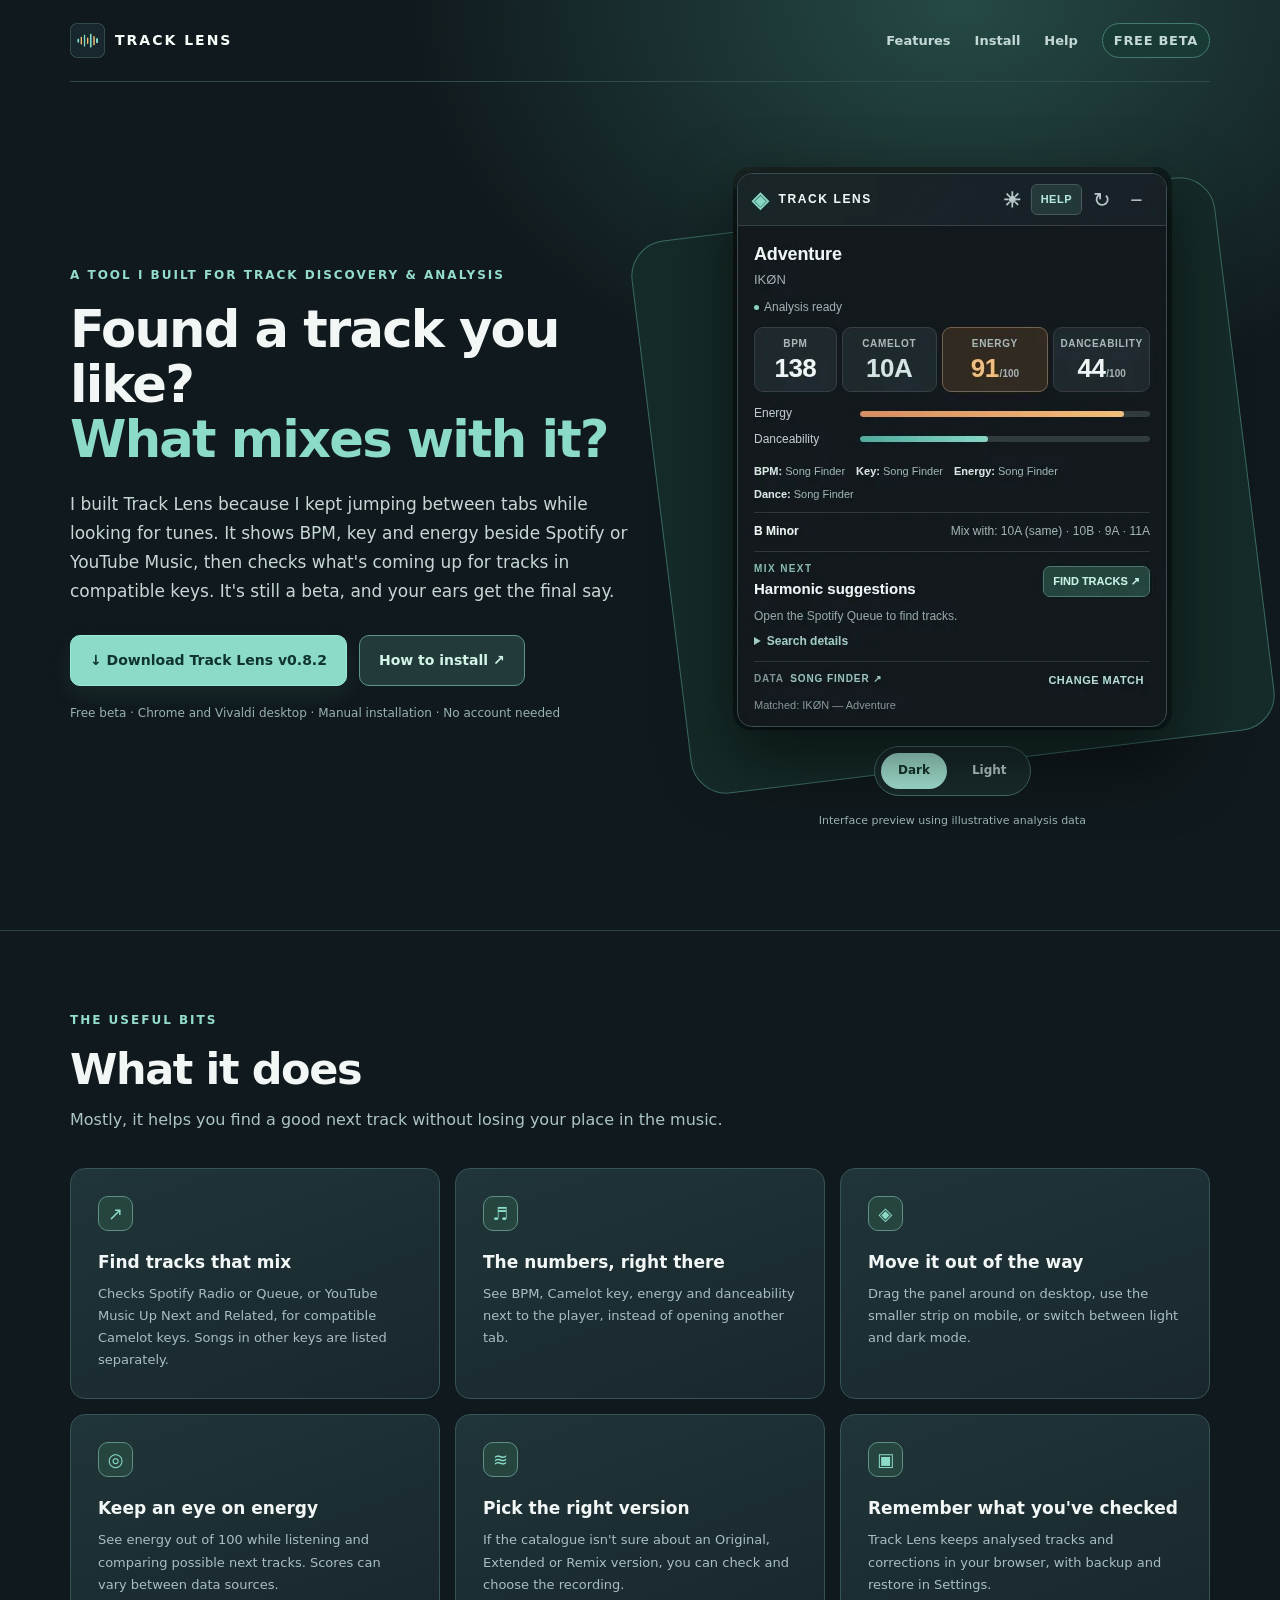
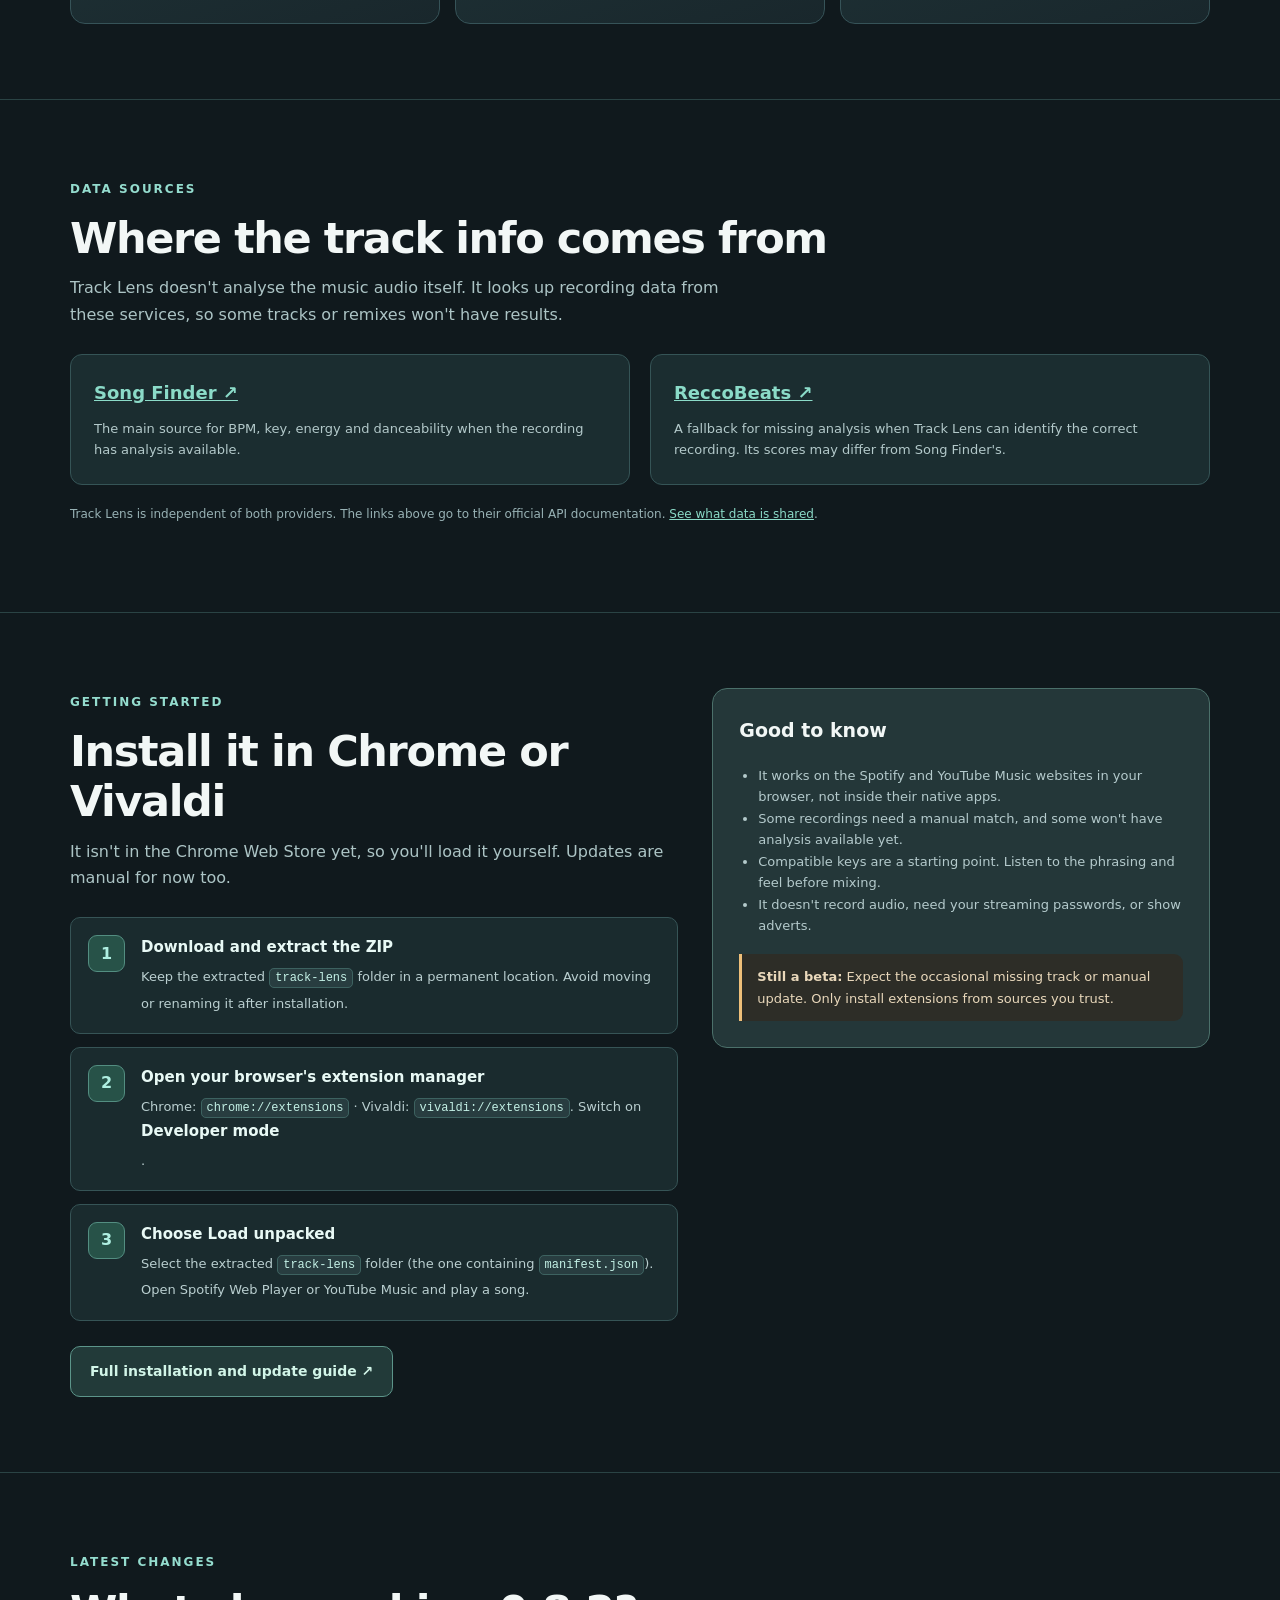
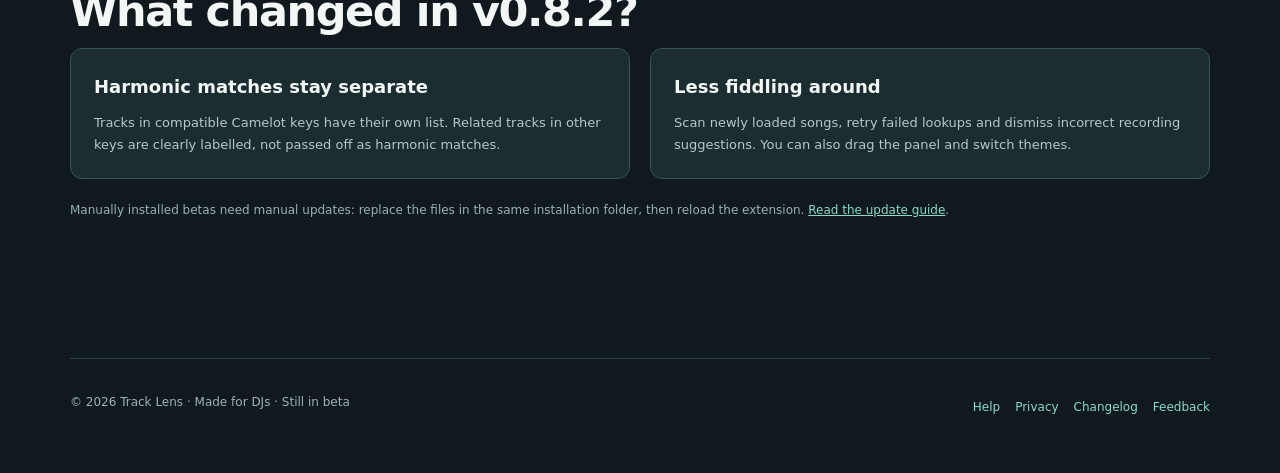
<file: index.html>
<!doctype html><html lang="en"><head><meta charset="utf-8"><meta name="viewport" content="width=device-width,initial-scale=1"><meta name="description" content="Track Lens is a free beta DJ browser tool for checking BPM, key and energy, and finding tunes in compatible Camelot keys on Spotify and YouTube Music."><meta name="theme-color" content="#10191d"><title>Track Lens | Song Discovery and Analysis Tool for DJs</title><link rel="icon" href="./assets/track-lens-icon.png"><link rel="stylesheet" href="./style.css"></head><body>
<header class="container nav"><a class="brand" href="./"><img src="./assets/track-lens-icon.png" alt=""><span>TRACK LENS</span></a><nav class="navlinks" aria-label="Main navigation"><a href="#features">Features</a><a href="#install">Install</a><a href="./guide.html">Help</a><a class="pill" href="#download">FREE BETA</a></nav></header>
<main><div class="container hero"><div><span class="eyebrow">A TOOL I BUILT FOR TRACK DISCOVERY & ANALYSIS</span><h1>Found a track you like?<br><em>What mixes with it?</em></h1><p class="lead">I built Track Lens because I kept jumping between tabs while looking for tunes. It shows BPM, key and energy beside Spotify or YouTube Music, then checks what's coming up for tracks in compatible keys. It's still a beta, and your ears get the final say.</p><div class="buttons" id="download"><a class="cta" href="./downloads/track-lens-v0.8.2.zip" download>↓ Download Track Lens v0.8.2</a><a class="cta-secondary" href="#install">How to install ↗</a></div><p class="fine">Free beta · Chrome and Vivaldi desktop · Manual installation ·  No account needed</p></div><div class="showcase"><img id="panel-preview" class="panel-image" src="./assets/panel-dark.webp" alt="Track Lens sample interface in dark theme showing BPM, Camelot, energy and danceability" width="439" height="563"><div class="panel-controls" role="group" aria-label="Preview colour theme"><button id="preview-dark" class="active" type="button" aria-pressed="true">Dark</button><button id="preview-light" type="button" aria-pressed="false">Light</button></div><div class="sample-label">Interface preview using illustrative analysis data</div></div></div>
<section class="section" id="features"><div class="container"><span class="eyebrow">THE USEFUL BITS</span><h2>What it does</h2><p class="section-lead">Mostly, it helps you find a good next track without losing your place in the music.</p><div class="features"><article class="feature"><div class="feature-icon">↗</div><h3>Find tracks that mix</h3><p>Checks Spotify Radio or Queue, or YouTube Music Up Next and Related, for compatible Camelot keys. Songs in other keys are listed separately.</p></article><article class="feature"><div class="feature-icon">♬</div><h3>The numbers, right there</h3><p>See BPM, Camelot key, energy and danceability next to the player, instead of opening another tab.</p></article><article class="feature"><div class="feature-icon">◈</div><h3>Move it out of the way</h3><p>Drag the panel around on desktop, use the smaller strip on mobile, or switch between light and dark mode.</p></article><article class="feature"><div class="feature-icon">◎</div><h3>Keep an eye on energy</h3><p>See energy out of 100 while listening and comparing possible next tracks. Scores can vary between data sources.</p></article><article class="feature"><div class="feature-icon">≋</div><h3>Pick the right version</h3><p>If the catalogue isn't sure about an Original, Extended or Remix version, you can check and choose the recording.</p></article><article class="feature"><div class="feature-icon">▣</div><h3>Remember what you've checked</h3><p>Track Lens keeps analysed tracks and corrections in your browser, with backup and restore in Settings.</p></article></div></div></section>
<section class="section" id="data-sources"><div class="container"><span class="eyebrow">DATA SOURCES</span><h2>Where the track info comes from</h2><p class="section-lead">Track Lens doesn't analyse the music audio itself. It looks up recording data from these services, so some tracks or remixes won't have results.</p><div class="columns2"><div class="info-card"><h3><a href="https://songfinder.dev/developers" target="_blank" rel="noopener noreferrer">Song Finder ↗</a></h3><p>The main source for BPM, key, energy and danceability when the recording has analysis available.</p></div><div class="info-card"><h3><a href="https://reccobeats.com/docs/documentation/introduction" target="_blank" rel="noopener noreferrer">ReccoBeats ↗</a></h3><p>A fallback for missing analysis when Track Lens can identify the correct recording. Its scores may differ from Song Finder's.</p></div></div><p class="fine" style="margin-top:20px">Track Lens is independent of both providers. The links above go to their official API documentation. <a href="./privacy.html">See what data is shared</a>.</p></div></section>
<section class="section" id="install"><div class="container split"><div><span class="eyebrow">GETTING STARTED</span><h2>Install it in Chrome or Vivaldi</h2><p class="section-lead">It isn't in the Chrome Web Store yet, so you'll load it yourself. Updates are manual for now too.</p><ol class="steps"><li><div><strong>Download and extract the ZIP</strong><span>Keep the extracted <code>track-lens</code> folder in a permanent location. Avoid moving or renaming it after installation.</span></div></li><li><div><strong>Open your browser's extension manager</strong><span>Chrome: <code>chrome://extensions</code> · Vivaldi: <code>vivaldi://extensions</code>. Switch on <strong>Developer mode</strong>.</span></div></li><li><div><strong>Choose Load unpacked</strong><span>Select the extracted <code>track-lens</code> folder (the one containing <code>manifest.json</code>). Open Spotify Web Player or YouTube Music and play a song.</span></div></li></ol><a class="cta-secondary" href="./guide.html">Full installation and update guide ↗</a></div><aside class="aside"><h3>Good to know</h3><ul><li>It works on the Spotify and YouTube Music websites in your browser, not inside their native apps.</li><li>Some recordings need a manual match, and some won't have analysis available yet.</li><li>Compatible keys are a starting point. Listen to the phrasing and feel before mixing.</li><li>It doesn't record audio, need your streaming passwords, or show adverts.</li></ul><div class="notice"><strong>Still a beta:</strong> Expect the occasional missing track or manual update. Only install extensions from sources you trust.</div></aside></div></section>
<section class="section" id="updates"><div class="container"><span class="eyebrow">LATEST CHANGES</span><h2>What changed in v0.8.2?</h2><div class="columns2"><div class="info-card"><h3>Harmonic matches stay separate</h3><p>Tracks in compatible Camelot keys have their own list. Related tracks in other keys are clearly labelled, not passed off as harmonic matches.</p></div><div class="info-card"><h3>Less fiddling around</h3><p>Scan newly loaded songs, retry failed lookups and dismiss incorrect recording suggestions. You can also drag the panel and switch themes.</p></div></div><p class="fine" style="margin-top:22px">Manually installed betas need manual updates: replace the files in the same installation folder, then reload the extension. <a href="./guide.html#updates">Read the update guide</a>.</p></div></section>
</main><footer class="container footer"><p>© 2026 Track Lens · Made for DJs · Still in beta</p><div><a href="./guide.html">Help</a><a href="./privacy.html">Privacy</a><a href="./changelog.html">Changelog</a><a data-feedback-link href="https://github.com/dean-class/track-lens/issues" target="_blank" rel="noopener noreferrer">Feedback</a></div></footer><script src="./site.js" defer></script></body></html>
</file>
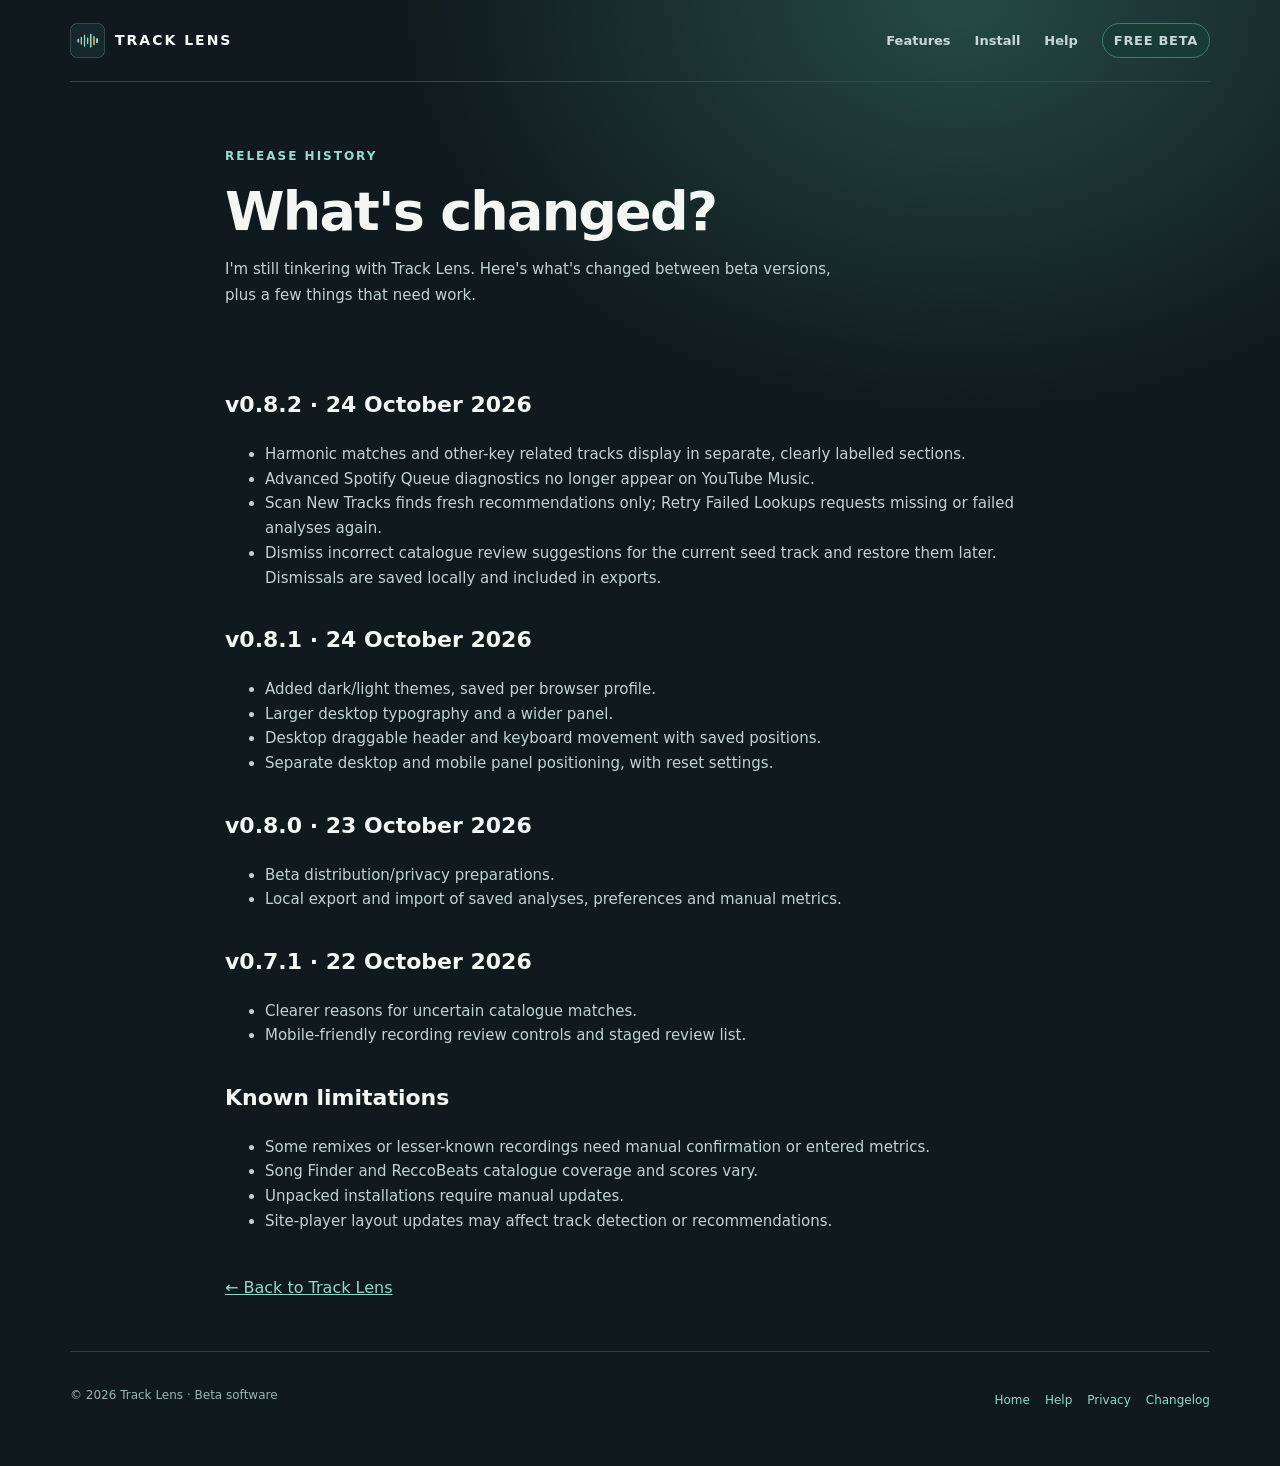
<file: changelog.html>
<!doctype html><html lang="en"><head><meta charset="utf-8"><meta name="viewport" content="width=device-width,initial-scale=1"><meta name="theme-color" content="#10191d"><link rel="icon" href="./assets/track-lens-icon.png"><link rel="stylesheet" href="./style.css"><title>Release notes — Track Lens</title></head><body><header class="container nav"><a class="brand" href="./"><img src="./assets/track-lens-icon.png" alt=""><span>TRACK LENS</span></a><nav class="navlinks" aria-label="Main navigation"><a href="./index.html#features">Features</a><a href="./index.html#install">Install</a><a href="./guide.html">Help</a><a class="pill" href="./index.html#download">FREE BETA</a></nav></header><main class="container content"><div class="subhero"><span class="eyebrow">RELEASE HISTORY</span><h1>What's changed?</h1><p class="lead">I'm still tinkering with Track Lens. Here's what's changed between beta versions, plus a few things that need work.</p></div><h2>v0.8.2 · 24 October 2026</h2><ul><li>Harmonic matches and other-key related tracks display in separate, clearly labelled sections.</li><li>Advanced Spotify Queue diagnostics no longer appear on YouTube Music.</li><li>Scan New Tracks finds fresh recommendations only; Retry Failed Lookups requests missing or failed analyses again.</li><li>Dismiss incorrect catalogue review suggestions for the current seed track and restore them later. Dismissals are saved locally and included in exports.</li></ul><h2>v0.8.1 · 24 October 2026</h2><ul><li>Added dark/light themes, saved per browser profile.</li><li>Larger desktop typography and a wider panel.</li><li>Desktop draggable header and keyboard movement with saved positions.</li><li>Separate desktop and mobile panel positioning, with reset settings.</li></ul><h2>v0.8.0 · 23 October 2026</h2><ul><li>Beta distribution/privacy preparations.</li><li>Local export and import of saved analyses, preferences and manual metrics.</li></ul><h2>v0.7.1 · 22 October 2026</h2><ul><li>Clearer reasons for uncertain catalogue matches.</li><li>Mobile-friendly recording review controls and staged review list.</li></ul><h2>Known limitations</h2><ul><li>Some remixes or lesser-known recordings need manual confirmation or entered metrics.</li><li>Song Finder and ReccoBeats catalogue coverage and scores vary.</li><li>Unpacked installations require manual updates.</li><li>Site-player layout updates may affect track detection or recommendations.</li></ul><a class="footlink" href="./">← Back to Track Lens</a></main><footer class="container footer"><p>© 2026 Track Lens · Beta software</p><div><a href="./">Home</a><a href="./guide.html">Help</a><a href="./privacy.html">Privacy</a><a href="./changelog.html">Changelog</a></div></footer></body></html>
</file>
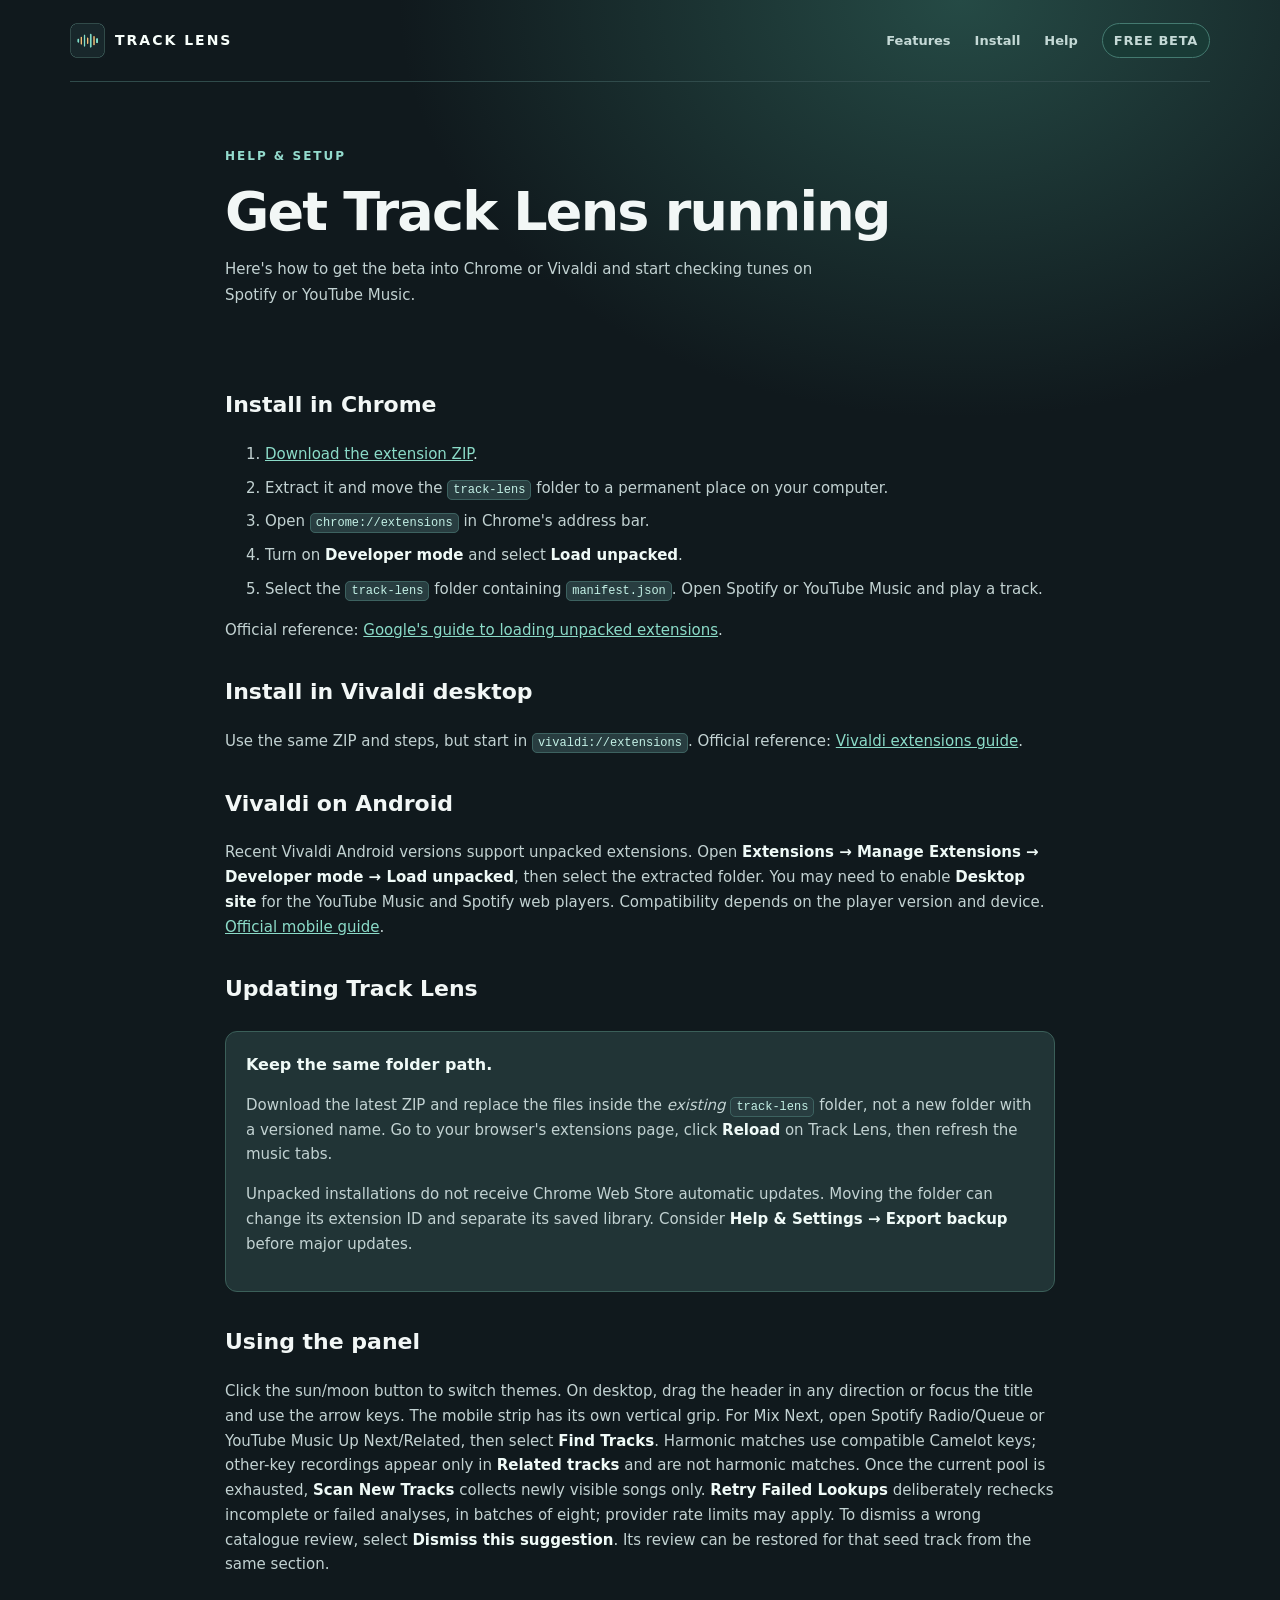
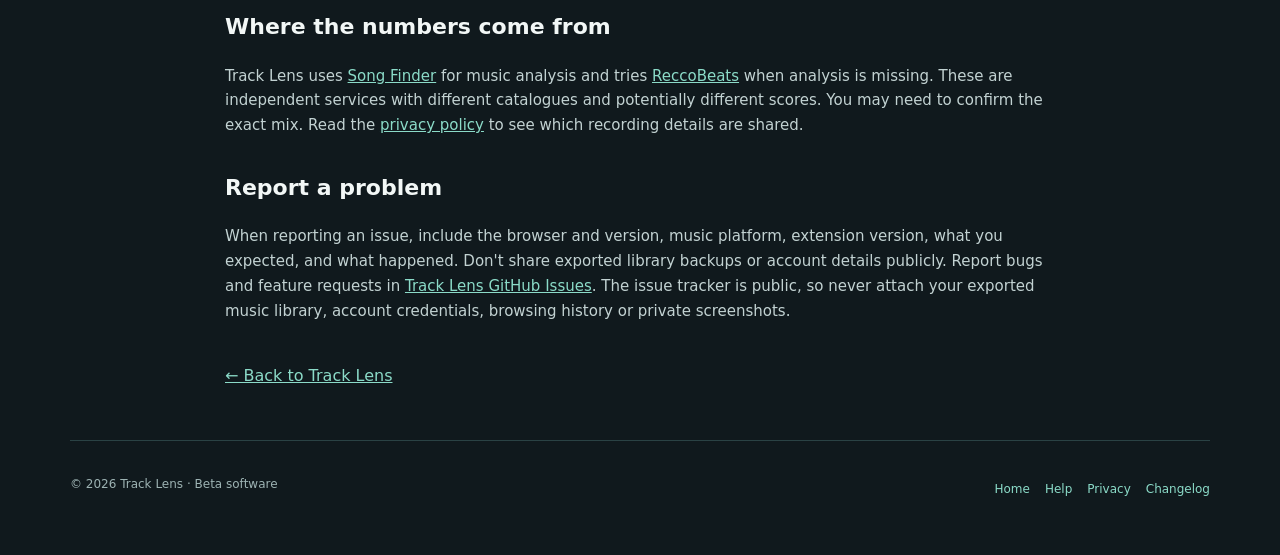
<file: guide.html>
<!doctype html><html lang="en"><head><meta charset="utf-8"><meta name="viewport" content="width=device-width,initial-scale=1"><meta name="theme-color" content="#10191d"><link rel="icon" href="./assets/track-lens-icon.png"><link rel="stylesheet" href="./style.css"><title>Help &amp; installation — Track Lens</title></head><body><header class="container nav"><a class="brand" href="./"><img src="./assets/track-lens-icon.png" alt=""><span>TRACK LENS</span></a><nav class="navlinks" aria-label="Main navigation"><a href="./index.html#features">Features</a><a href="./index.html#install">Install</a><a href="./guide.html">Help</a><a class="pill" href="./index.html#download">FREE BETA</a></nav></header><main class="container content"><div class="subhero"><span class="eyebrow">HELP & SETUP</span><h1>Get Track Lens running</h1><p class="lead">Here's how to get the beta into Chrome or Vivaldi and start checking tunes on Spotify or YouTube Music.</p></div><h2>Install in Chrome</h2><ol><li><a href="./downloads/track-lens-v0.8.2.zip" download>Download the extension ZIP</a>.</li><li>Extract it and move the <code>track-lens</code> folder to a permanent place on your computer.</li><li>Open <code>chrome://extensions</code> in Chrome's address bar.</li><li>Turn on <strong>Developer mode</strong> and select <strong>Load unpacked</strong>.</li><li>Select the <code>track-lens</code> folder containing <code>manifest.json</code>. Open Spotify or YouTube Music and play a track.</li></ol><p>Official reference: <a href="https://developer.chrome.com/docs/extensions/get-started/tutorial/hello-world" target="_blank" rel="noopener noreferrer">Google's guide to loading unpacked extensions</a>.</p><h2>Install in Vivaldi desktop</h2><p>Use the same ZIP and steps, but start in <code>vivaldi://extensions</code>. Official reference: <a href="https://help.vivaldi.com/desktop/appearance-customization/extensions/" target="_blank" rel="noopener noreferrer">Vivaldi extensions guide</a>.</p><h2>Vivaldi on Android</h2><p>Recent Vivaldi Android versions support unpacked extensions. Open <strong>Extensions → Manage Extensions → Developer mode → Load unpacked</strong>, then select the extracted folder. You may need to enable <strong>Desktop site</strong> for the YouTube Music and Spotify web players. Compatibility depends on the player version and device. <a href="https://help.vivaldi.com/android/android-tools/extensions-on-android/" target="_blank" rel="noopener noreferrer">Official mobile guide</a>.</p><h2 id="updates">Updating Track Lens</h2><div class="box"><strong>Keep the same folder path.</strong><p>Download the latest ZIP and replace the files inside the <em>existing</em> <code>track-lens</code> folder, not a new folder with a versioned name. Go to your browser's extensions page, click <strong>Reload</strong> on Track Lens, then refresh the music tabs.</p><p>Unpacked installations do not receive Chrome Web Store automatic updates. Moving the folder can change its extension ID and separate its saved library. Consider <strong>Help &amp; Settings → Export backup</strong> before major updates.</p></div><h2>Using the panel</h2><p>Click the sun/moon button to switch themes. On desktop, drag the header in any direction or focus the title and use the arrow keys. The mobile strip has its own vertical grip. For Mix Next, open Spotify Radio/Queue or YouTube Music Up Next/Related, then select <strong>Find Tracks</strong>. Harmonic matches use compatible Camelot keys; other-key recordings appear only in <strong>Related tracks</strong> and are not harmonic matches. Once the current pool is exhausted, <strong>Scan New Tracks</strong> collects newly visible songs only. <strong>Retry Failed Lookups</strong> deliberately rechecks incomplete or failed analyses, in batches of eight; provider rate limits may apply. To dismiss a wrong catalogue review, select <strong>Dismiss this suggestion</strong>. Its review can be restored for that seed track from the same section.</p><h2>Where the numbers come from</h2><p>Track Lens uses <a href="https://songfinder.dev/developers" target="_blank" rel="noopener noreferrer">Song Finder</a> for music analysis and tries <a href="https://reccobeats.com/docs/documentation/introduction" target="_blank" rel="noopener noreferrer">ReccoBeats</a> when analysis is missing. These are independent services with different catalogues and potentially different scores. You may need to confirm the exact mix. Read the <a href="./privacy.html">privacy policy</a> to see which recording details are shared.</p><h2 id="feedback">Report a problem</h2><p>When reporting an issue, include the browser and version, music platform, extension version, what you expected, and what happened. Don't share exported library backups or account details publicly. Report bugs and feature requests in <a href="https://github.com/dean-class/track-lens/issues/new/choose" target="_blank" rel="noopener noreferrer">Track Lens GitHub Issues</a>. The issue tracker is public, so never attach your exported music library, account credentials, browsing history or private screenshots.</p><a class="footlink" href="./">← Back to Track Lens</a></main><footer class="container footer"><p>© 2026 Track Lens · Beta software</p><div><a href="./">Home</a><a href="./guide.html">Help</a><a href="./privacy.html">Privacy</a><a href="./changelog.html">Changelog</a></div></footer></body></html>
</file>
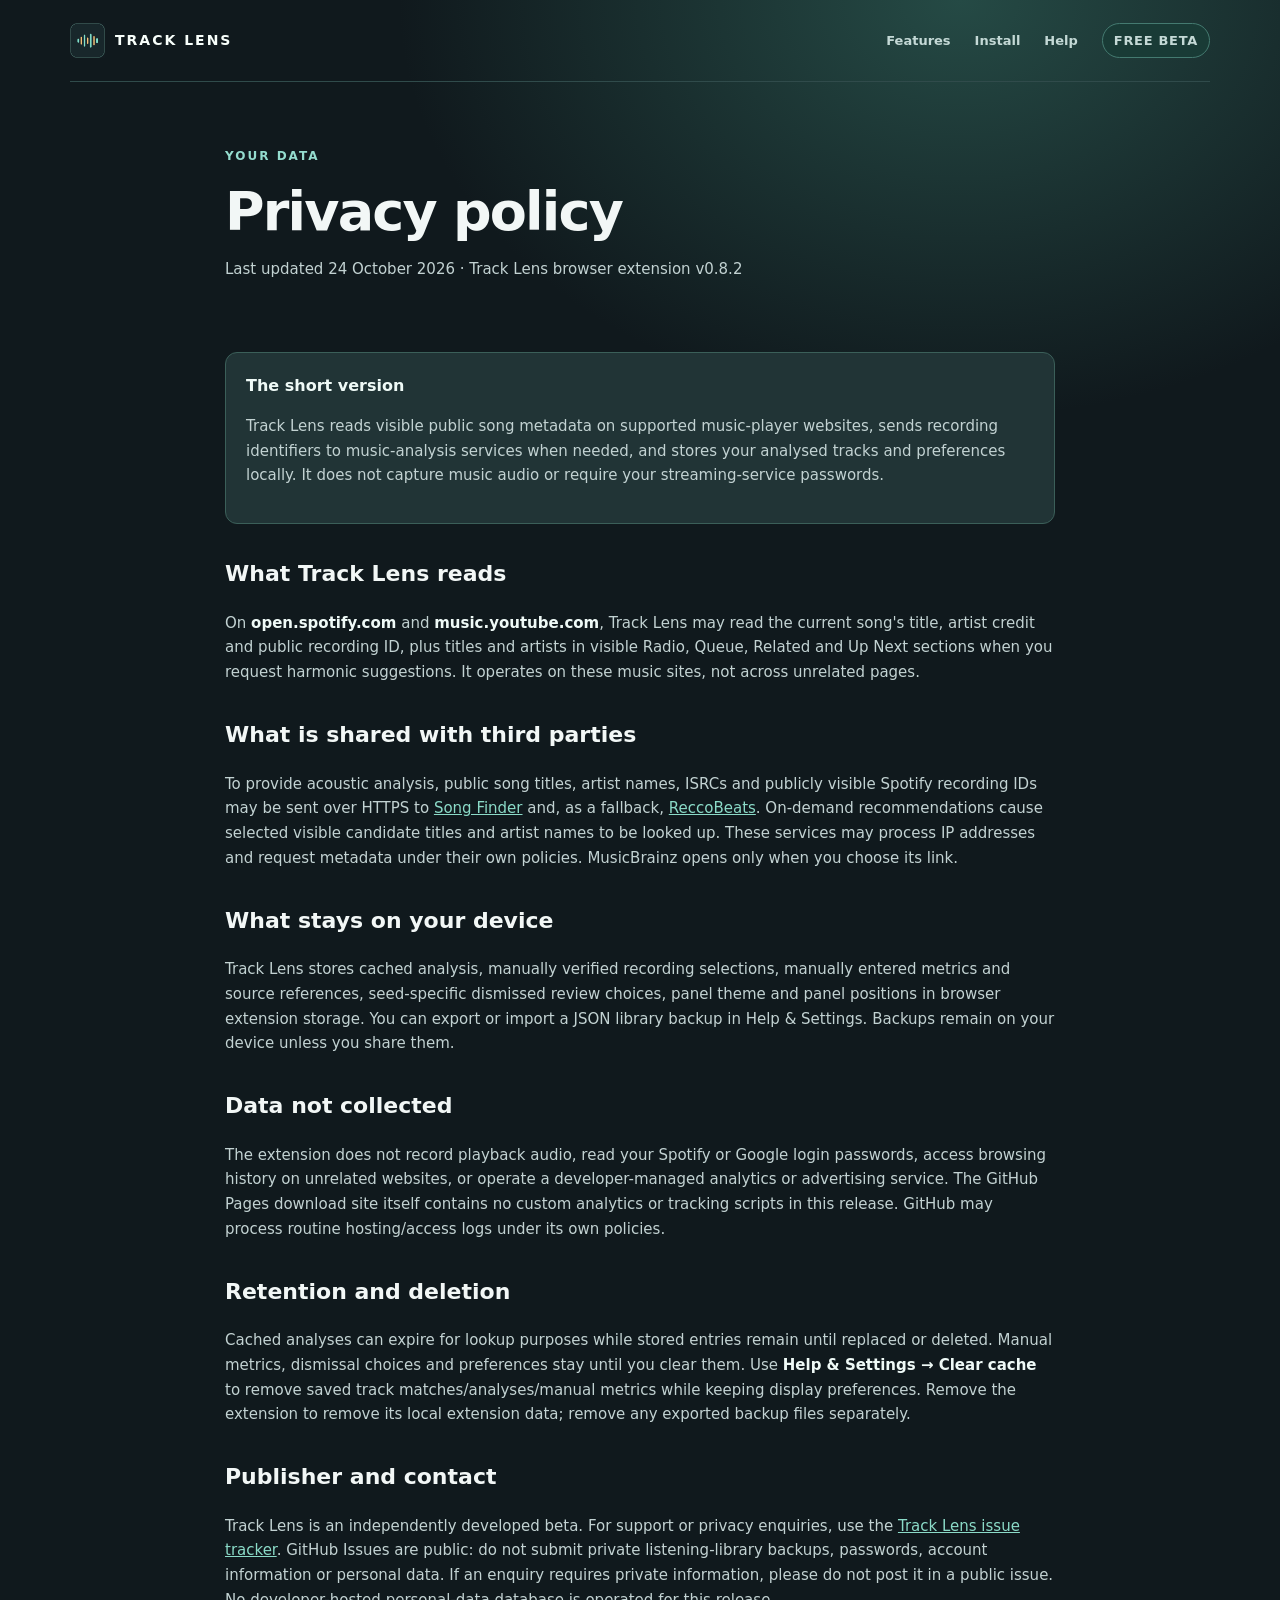
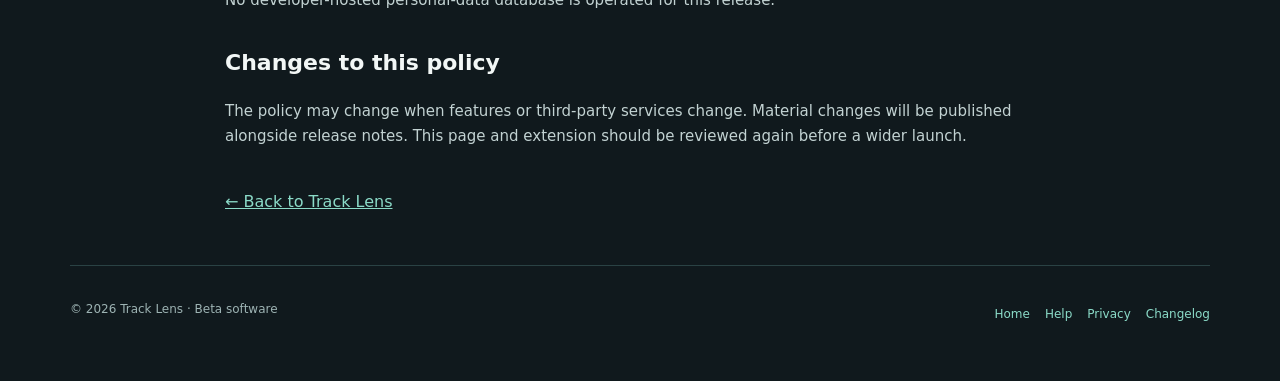
<file: privacy.html>
<!doctype html><html lang="en"><head><meta charset="utf-8"><meta name="viewport" content="width=device-width,initial-scale=1"><meta name="theme-color" content="#10191d"><link rel="icon" href="./assets/track-lens-icon.png"><link rel="stylesheet" href="./style.css"><title>Privacy policy — Track Lens</title></head><body><header class="container nav"><a class="brand" href="./"><img src="./assets/track-lens-icon.png" alt=""><span>TRACK LENS</span></a><nav class="navlinks" aria-label="Main navigation"><a href="./index.html#features">Features</a><a href="./index.html#install">Install</a><a href="./guide.html">Help</a><a class="pill" href="./index.html#download">FREE BETA</a></nav></header><main class="container content"><div class="subhero"><span class="eyebrow">YOUR DATA</span><h1>Privacy policy</h1><p class="fine">Last updated 24 October 2026 · Track Lens browser extension v0.8.2</p></div><div class="box"><strong>The short version</strong><p>Track Lens reads visible public song metadata on supported music-player websites, sends recording identifiers to music-analysis services when needed, and stores your analysed tracks and preferences locally. It does not capture music audio or require your streaming-service passwords.</p></div><h2>What Track Lens reads</h2><p>On <strong>open.spotify.com</strong> and <strong>music.youtube.com</strong>, Track Lens may read the current song's title, artist credit and public recording ID, plus titles and artists in visible Radio, Queue, Related and Up Next sections when you request harmonic suggestions. It operates on these music sites, not across unrelated pages.</p><h2>What is shared with third parties</h2><p>To provide acoustic analysis, public song titles, artist names, ISRCs and publicly visible Spotify recording IDs may be sent over HTTPS to <a href="https://songfinder.dev/">Song Finder</a> and, as a fallback, <a href="https://reccobeats.com/">ReccoBeats</a>. On-demand recommendations cause selected visible candidate titles and artist names to be looked up. These services may process IP addresses and request metadata under their own policies. MusicBrainz opens only when you choose its link.</p><h2>What stays on your device</h2><p>Track Lens stores cached analysis, manually verified recording selections, manually entered metrics and source references, seed-specific dismissed review choices, panel theme and panel positions in browser extension storage. You can export or import a JSON library backup in Help &amp; Settings. Backups remain on your device unless you share them.</p><h2>Data not collected</h2><p>The extension does not record playback audio, read your Spotify or Google login passwords, access browsing history on unrelated websites, or operate a developer-managed analytics or advertising service. The GitHub Pages download site itself contains no custom analytics or tracking scripts in this release. GitHub may process routine hosting/access logs under its own policies.</p><h2>Retention and deletion</h2><p>Cached analyses can expire for lookup purposes while stored entries remain until replaced or deleted. Manual metrics, dismissal choices and preferences stay until you clear them. Use <strong>Help &amp; Settings → Clear cache</strong> to remove saved track matches/analyses/manual metrics while keeping display preferences. Remove the extension to remove its local extension data; remove any exported backup files separately.</p><h2>Publisher and contact</h2><p>Track Lens is an independently developed beta. For support or privacy enquiries, use the <a href="https://github.com/dean-class/track-lens/issues" target="_blank" rel="noopener noreferrer">Track Lens issue tracker</a>. GitHub Issues are public: do not submit private listening-library backups, passwords, account information or personal data. If an enquiry requires private information, please do not post it in a public issue. No developer-hosted personal-data database is operated for this release.</p><h2>Changes to this policy</h2><p>The policy may change when features or third-party services change. Material changes will be published alongside release notes. This page and extension should be reviewed again before a wider launch.</p><a class="footlink" href="./">← Back to Track Lens</a></main><footer class="container footer"><p>© 2026 Track Lens · Beta software</p><div><a href="./">Home</a><a href="./guide.html">Help</a><a href="./privacy.html">Privacy</a><a href="./changelog.html">Changelog</a></div></footer></body></html>
</file>
<file: style.css>
:root {color-scheme:dark;--bg:#10191d;--bg2:#17272a;--surface:#1d2b30;--surface2:#22383a;--line:#304b4b;--text:#f2f7f6;--muted:#acbec1;--mint:#8bdbc8;--gold:#fac787;}
*{box-sizing:border-box}html{scroll-behavior:smooth}body{margin:0;background:radial-gradient(780px 580px at 75% 0,#254a45 0,transparent 72%),var(--bg);color:var(--text);font:16px/1.65 'DM Sans',system-ui,-apple-system,'Segoe UI',sans-serif}a{color:var(--mint)}a:hover{color:#c6fff2}button{font:inherit;cursor:pointer}a:focus-visible,button:focus-visible{outline:2px solid var(--mint);outline-offset:4px}.container{width:min(1140px,calc(100% - 42px));margin:auto}.pill{display:inline-block;border:1px solid #447a70;background:#193b36;border-radius:50px;color:#a9eadb;font-weight:700;font-size:12px;letter-spacing:.7px;padding:6px 11px}.nav{display:flex;align-items:center;gap:20px;min-height:82px;justify-content:space-between;border-bottom:1px solid var(--line)}.brand{display:flex;align-items:center;gap:10px;color:#f8fffb;text-decoration:none;font-size:14px;font-weight:800;letter-spacing:2px}.brand img{width:35px;height:35px;image-rendering:auto}.navlinks{display:flex;align-items:center;gap:24px}.navlinks a{text-decoration:none;color:#c4d9d6;font-size:13px;font-weight:600}.navlinks a:hover{color:var(--mint)}.cta,.cta-secondary{display:inline-flex;align-items:center;gap:9px;justify-content:center;padding:13px 19px;border-radius:10px;text-decoration:none;font-size:14px;font-weight:800;white-space:nowrap}.cta{background:#8cdbc8;color:#10342f;border:1px solid #99ead7;box-shadow:0 9px 25px #75e1be15}.cta:hover{color:#093a32;background:#b2f1e0}.cta-secondary{background:#223a39;border:1px solid #5c958a;color:#d2f5e8}.cta-secondary:hover{background:#30554f;color:white}.hero{display:grid;grid-template-columns:minmax(0,1.05fr) minmax(340px,.95fr);gap:55px;align-items:center;padding:85px 0 100px}.eyebrow{font-size:12px;font-weight:800;color:#94dcce;letter-spacing:2px;text-transform:uppercase}.hero h1{font-size:clamp(34px,4vw,58px);line-height:1.08;letter-spacing:-1.8px;margin:14px 0 22px;max-width:630px}.hero h1 em{font-style:normal;color:var(--mint)}.lead{font-size:17px;line-height:1.72;color:#c7d7d6;max-width:610px}.buttons{display:flex;gap:12px;align-items:center;flex-wrap:wrap;margin:28px 0 18px}.fine{font-size:12px;color:#98b2b5}.fine strong{color:#d8eeec}.hero-note{display:flex;gap:8px;flex-wrap:wrap;margin-top:25px;color:#acccca;font-size:12px;font-weight:650}.hero-note span{padding:7px 10px;border-radius:7px;background:#203337;border:1px solid #355558}.showcase{position:relative;display:flex;flex-direction:column;gap:16px;align-items:center}.showcase::before{content:'';position:absolute;inset:6% -7% 10%;border:1px solid #3b6b62;border-radius:36px;transform:rotate(-7deg);background:#152b29;z-index:-1}.panel-image{width:min(100%,439px);height:auto;filter:drop-shadow(0 30px 34px #0008);border-radius:17px}.panel-controls{display:flex;align-items:center;gap:8px;border:1px solid #436b64;background:#192b2c;padding:6px;border-radius:999px}.panel-controls button{padding:8px 17px;border:0;background:none;border-radius:999px;color:#bccecf;font-size:12px;font-weight:800}.panel-controls button.active{color:#16372f;background:#a5e5d5}.sample-label{font-size:11px;color:#9bb4b5;text-align:center}.section{padding:75px 0;border-top:1px solid #2a4344}.section h2{font-size:clamp(28px,3.6vw,43px);line-height:1.17;letter-spacing:-1.4px;margin:12px 0}.section-lead{max-width:670px;color:#acc4c5;margin:0 0 26px}.features{display:grid;grid-template-columns:repeat(3,minmax(0,1fr));gap:15px;margin-top:35px}.feature{background:linear-gradient(160deg,#203539,#19272c);border:1px solid #365358;padding:27px;border-radius:15px;min-height:205px}.feature .feature-icon{width:35px;height:35px;border:1px solid #5e9085;border-radius:10px;display:grid;place-items:center;color:var(--mint);background:#26453f;font-size:18px}.feature h3{font-size:17px;margin:17px 0 7px}.feature p{font-size:13px;color:#a9bec1;line-height:1.7;margin:0}.split{display:grid;grid-template-columns:1.1fr .9fr;gap:34px;align-items:start}.steps{display:grid;gap:13px;counter-reset:step;list-style:none;padding:0;margin:25px 0}.steps li{counter-increment:step;display:grid;grid-template-columns:38px 1fr;gap:15px;align-items:start;border:1px solid #365456;background:#1a2b2e;border-radius:10px;padding:17px}.steps li:before{content:counter(step);width:35px;height:35px;background:#275248;border:1px solid #538e81;border-radius:9px;display:grid;place-items:center;font-weight:800;color:#afefe1}.steps strong{display:block;color:#e8f9f5;font-size:15px;margin-bottom:3px}.steps span{font-size:13px;color:#bacfd0}code{font:12px/1.3 ui-monospace,SFMono-Regular,Consolas,monospace;background:#283d40;border:1px solid #3d6260;color:#c3f0e5;border-radius:5px;padding:2px 5px}.aside{background:#243739;border:1px solid #4b706a;border-radius:15px;padding:26px}.aside h3{margin-top:0;font-size:19px}.aside p,.aside li{font-size:13px;color:#b4cacc}.aside ul{padding-left:19px}.aside a{font-size:13px}.notice{border-left:3px solid #eebf79;padding:12px 15px;background:#2d2d27;color:#e9d8bb;border-radius:0 9px 9px 0;font-size:13px;margin-top:18px}.columns2{display:grid;grid-template-columns:1fr 1fr;gap:20px}.info-card{background:#1b2d30;border:1px solid #355456;border-radius:12px;padding:23px}.info-card h3{margin:0 0 10px;font-size:18px}.info-card p{font-size:13px;color:#b3c9ca;margin:0}.footer{border-top:1px solid #2a4244;margin-top:50px;padding:34px 0 54px;display:flex;justify-content:space-between;gap:20px;align-items:start}.footer p{font-size:12px;color:#9db3b3;margin:0}.footer a{font-size:12px;text-decoration:none;margin-left:15px}.subhero{padding:60px 0 32px}.subhero h1{font-size:clamp(34px,5vw,54px);line-height:1.1;letter-spacing:-1.8px;margin:14px 0}.content{max-width:830px}.content h2{font-size:22px;margin-top:32px}.content p,.content li{font-size:15px;color:#c2d2d2}.content ol li{margin:9px 0}.content strong{color:#effaf7}.content .box{border:1px solid #3b5f59;padding:20px;background:#213436;border-radius:12px;margin-top:23px}.fake-link{color:#c0ded8}.footlink{display:inline-block;margin-top:25px}.tabrow{display:flex;gap:8px;margin-top:21px}.tabrow button{background:#203436;border:1px solid #4c746d;color:#b8dad3;padding:10px 18px;border-radius:8px}.tabrow button.active{background:#a5e5d5;color:#193a34;border-color:#a5e5d5}
@media(max-width:950px){.hero{grid-template-columns:1fr;gap:55px;padding:60px 0 75px}.showcase{max-width:460px;justify-self:center}.features{grid-template-columns:repeat(2,minmax(0,1fr))}.split{grid-template-columns:1fr}.hero h1{font-size:clamp(32px,5vw,48px)}}@media(max-width:620px){.container{width:calc(100% - 30px)}.nav{min-height:70px}.navlinks{gap:13px}.navlinks a:nth-child(-n+2){display:none}.navlinks a{font-size:12px}.brand{font-size:12px}.brand img{width:31px;height:31px}.hero h1{font-size:clamp(25px,7.3vw,33px);letter-spacing:-1.2px}.hero{padding-top:42px}.features,.columns2{grid-template-columns:1fr}.feature{min-height:auto}.section{padding:52px 0}.showcase::before{inset:6% 0 10%}.cta,.cta-secondary{width:100%}.footer{flex-direction:column;gap:12px}.footer a{margin:0 13px 0 0}}@media(prefers-reduced-motion:reduce){html{scroll-behavior:auto}}
</file>
